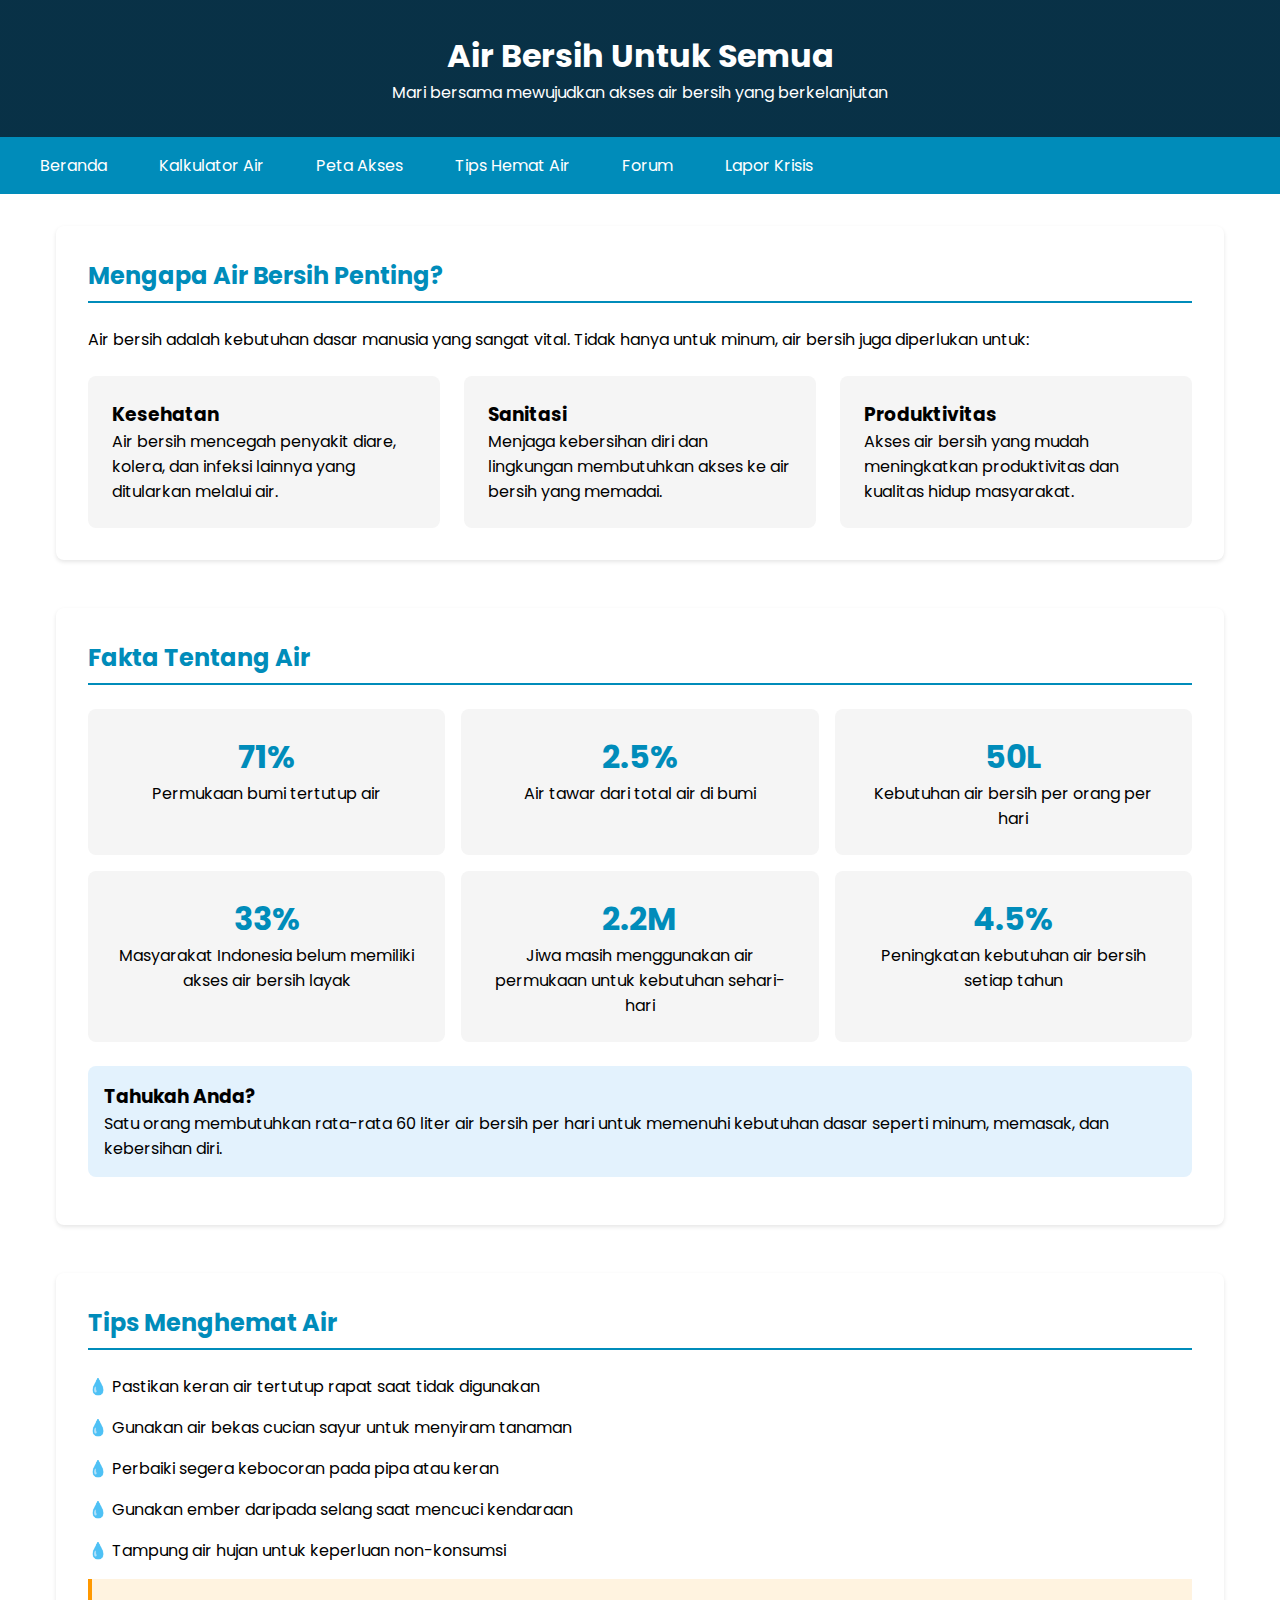
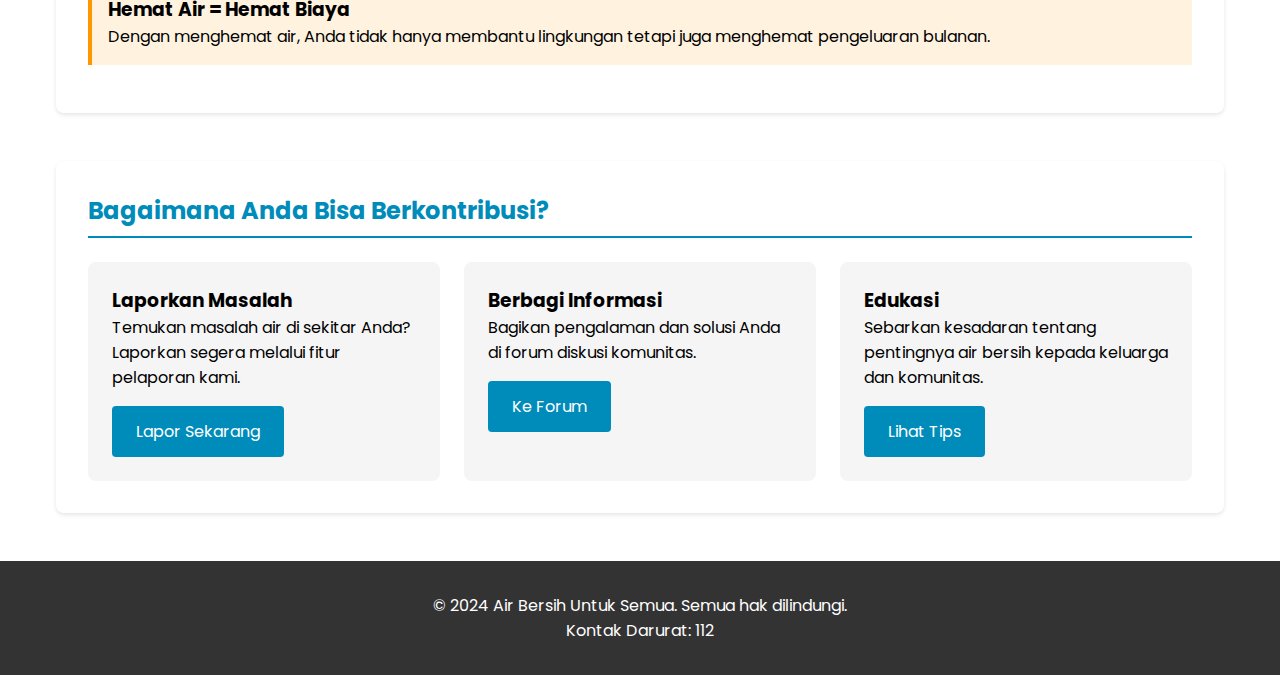
<file: src/HTML & JavaScript/index.html>
<!DOCTYPE html>
<html lang="id">
<head>
    <meta charset="UTF-8">
    <meta name="viewport" content="width=device-width, initial-scale=1.0">
    <title>Air Bersih Untuk Semua - Edukasi & Informasi</title>
    <link href="https://fonts.googleapis.com/css2?family=Poppins:wght@300;400;500;600&display=swap" rel="stylesheet">
    <link rel="stylesheet" href="../CSS/stylesheet.css">
</head>
<body>
    <header class="header">
        <h1>Air Bersih Untuk Semua</h1>
        <p>Mari bersama mewujudkan akses air bersih yang berkelanjutan</p>
    </header>

    <nav class="nav">
        <a href="index.html">Beranda</a>
        <a href="kalkulator.html">Kalkulator Air</a>
        <a href="peta.html">Peta Akses</a>
        <a href="tips.html">Tips Hemat Air</a>
        <a href="forum.html">Forum</a>
        <a href="lapor.html">Lapor Krisis</a>
    </nav>

    <div class="main-content">
        <section class="section">
            <h2 class="section-title">Mengapa Air Bersih Penting?</h2>
            <p>Air bersih adalah kebutuhan dasar manusia yang sangat vital. Tidak hanya untuk minum, air bersih juga diperlukan untuk:</p>
            <div class="card-container">
                <div class="card">
                    <h3>Kesehatan</h3>
                    <p>Air bersih mencegah penyakit diare, kolera, dan infeksi lainnya yang ditularkan melalui air.</p>
                </div>
                <div class="card">
                    <h3>Sanitasi</h3>
                    <p>Menjaga kebersihan diri dan lingkungan membutuhkan akses ke air bersih yang memadai.</p>
                </div>
                <div class="card">
                    <h3>Produktivitas</h3>
                    <p>Akses air bersih yang mudah meningkatkan produktivitas dan kualitas hidup masyarakat.</p>
                </div>
            </div>
        </section>

        <section class="section">
            <h2 class="section-title">Fakta Tentang Air</h2>
            <div class="stat-grid">
                <div class="stat-item">
                    <div class="stat-number">71%</div>
                    <p>Permukaan bumi tertutup air</p>
                </div>
                <div class="stat-item">
                    <div class="stat-number">2.5%</div>
                    <p>Air tawar dari total air di bumi</p>
                </div>
                <div class="stat-item">
                    <div class="stat-number">50L</div>
                    <p>Kebutuhan air bersih per orang per hari</p>
                </div>
                <div class="stat-item">
                    <div class="stat-number">33%</div>
                    <p>Masyarakat Indonesia belum memiliki akses air bersih layak</p>
                </div>
                <div class="stat-item">
                    <div class="stat-number">2.2M</div>
                    <p>Jiwa masih menggunakan air permukaan untuk kebutuhan sehari-hari</p>
                </div>
                <div class="stat-item">
                    <div class="stat-number">4.5%</div>
                    <p>Peningkatan kebutuhan air bersih setiap tahun</p>
                </div>
            </div>

            <div class="fact-box">
                <h3>Tahukah Anda?</h3>
                <p>Satu orang membutuhkan rata-rata 60 liter air bersih per hari untuk memenuhi kebutuhan dasar seperti minum, memasak, dan kebersihan diri.</p>
            </div>
        </section>

        <section class="section">
            <h2 class="section-title">Tips Menghemat Air</h2>
            <ul class="tips-list">
                <li>Pastikan keran air tertutup rapat saat tidak digunakan</li>
                <li>Gunakan air bekas cucian sayur untuk menyiram tanaman</li>
                <li>Perbaiki segera kebocoran pada pipa atau keran</li>
                <li>Gunakan ember daripada selang saat mencuci kendaraan</li>
                <li>Tampung air hujan untuk keperluan non-konsumsi</li>
            </ul>

            <div class="highlight">
                <h3>Hemat Air = Hemat Biaya</h3>
                <p>Dengan menghemat air, Anda tidak hanya membantu lingkungan tetapi juga menghemat pengeluaran bulanan.</p>
            </div>
        </section>

        <section class="section">
            <h2 class="section-title">Bagaimana Anda Bisa Berkontribusi?</h2>
            <div class="card-container">
                <div class="card">
                    <h3>Laporkan Masalah</h3>
                    <p>Temukan masalah air di sekitar Anda? Laporkan segera melalui fitur pelaporan kami.</p>
                    <a href="lapor.html" class="action-button">Lapor Sekarang</a>
                </div>
                <div class="card">
                    <h3>Berbagi Informasi</h3>
                    <p>Bagikan pengalaman dan solusi Anda di forum diskusi komunitas.</p>
                    <a href="forum.html" class="action-button">Ke Forum</a>
                </div>
                <div class="card">
                    <h3>Edukasi</h3>
                    <p>Sebarkan kesadaran tentang pentingnya air bersih kepada keluarga dan komunitas.</p>
                    <a href="tips.html" class="action-button">Lihat Tips</a>
                </div>
            </div>
        </section>
    </div>

    <footer>
        <p>© 2024 Air Bersih Untuk Semua. Semua hak dilindungi.</p>
        <p>Kontak Darurat: 112</p>
    </footer>
</body>
</html>
<!-- tes -->
</file>
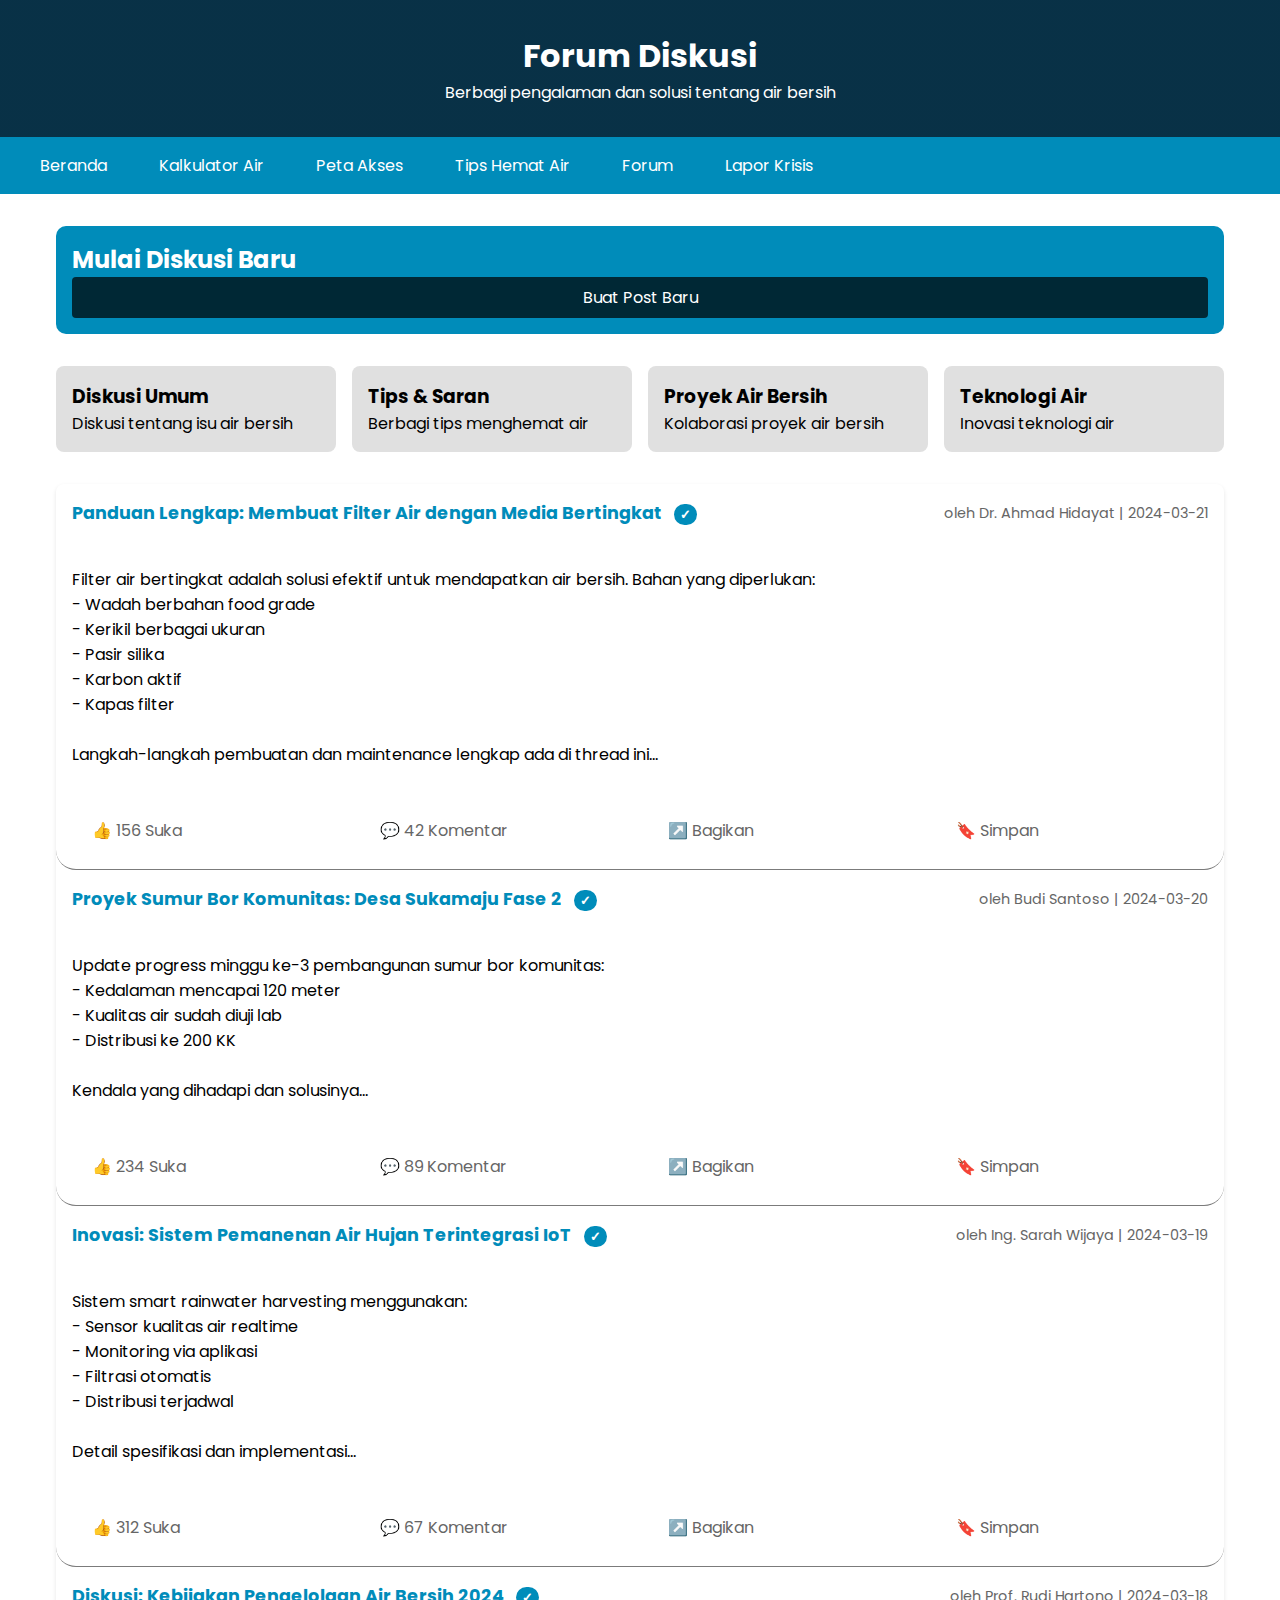
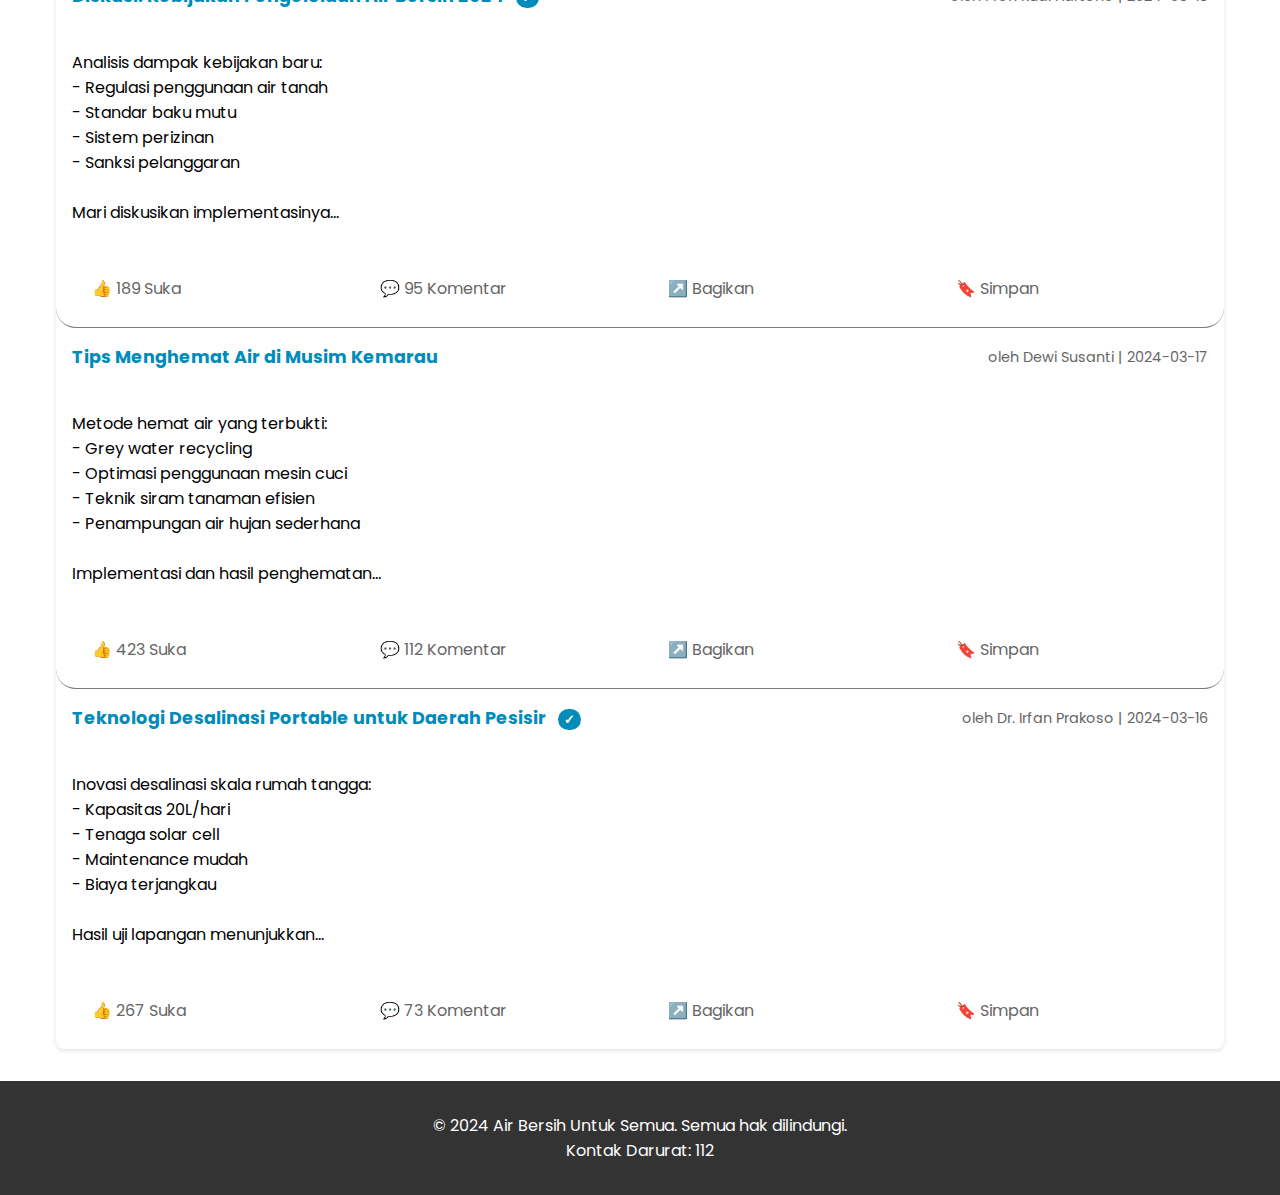
<file: src/HTML & JavaScript/forum.html>
<!DOCTYPE html>
<html lang="id">
<head>
    <meta charset="UTF-8">
    <meta name="viewport" content="width=device-width, initial-scale=1.0">
    <title>Forum Diskusi - Air Bersih Untuk Semua</title>
    <link href="https://fonts.googleapis.com/css2?family=Poppins:wght@300;400;500;600&display=swap" rel="stylesheet">
    <link rel="stylesheet" href="../CSS/stylesheet.css">
</head>
<body>
    <header class="header">
        <h1>Forum Diskusi</h1>
        <p>Berbagi pengalaman dan solusi tentang air bersih</p>
    </header>

    <nav class="nav">
        <a href="index.html">Beranda</a>
        <a href="kalkulator.html">Kalkulator Air</a>
        <a href="peta.html">Peta Akses</a>
        <a href="tips.html">Tips Hemat Air</a>
        <a href="forum.html">Forum</a>
        <a href="lapor.html">Lapor Krisis</a>
    </nav>

    <div class="forum-container">
        <div class="create-post">
            <h2>Mulai Diskusi Baru</h2>
            <button class="button" onclick="togglePostForm()">Buat Post Baru</button>
            
            <div class="post-form" id="postForm">
                <div class="form-group">
                    <label>Kategori</label>
                    <select required>
                        <option value="">Pilih Kategori</option>
                        <option value="diskusi">Diskusi Umum</option>
                        <option value="tips">Tips & Saran</option>
                        <option value="proyek">Proyek Air Bersih</option>
                        <option value="teknologi">Teknologi Air</option>
                    </select>
                </div>
                <div class="form-group">
                    <label>Judul</label>
                    <input type="text" required placeholder="Judul diskusi Anda">
                </div>
                <div class="form-group">
                    <label>Isi Diskusi</label>
                    <textarea rows="4" required placeholder="Tulis isi diskusi Anda di sini"></textarea>
                </div>
                <button class="button" onclick="submitPost()">Kirim</button>
            </div>
        </div>

        <div class="forum-categories">
            <div class="category" onclick="filterPosts('diskusi')">
                <h3>Diskusi Umum</h3>
                <p>Diskusi tentang isu air bersih</p>
            </div>
            <div class="category" onclick="filterPosts('tips')">
                <h3>Tips & Saran</h3>
                <p>Berbagi tips menghemat air</p>
            </div>
            <div class="category" onclick="filterPosts('proyek')">
                <h3>Proyek Air Bersih</h3>
                <p>Kolaborasi proyek air bersih</p>
            </div>
            <div class="category" onclick="filterPosts('teknologi')">
                <h3>Teknologi Air</h3>
                <p>Inovasi teknologi air</p>
            </div>
        </div>

        <div class="post-list" id="postList">
        </div>
    </div>

    <footer>
        <p>© 2024 Air Bersih Untuk Semua. Semua hak dilindungi.</p>
        <p>Kontak Darurat: 112</p>
    </footer>

<script>
    function loadPosts(category = 'all') {
        const posts = [
            {
                title: "Panduan Lengkap: Membuat Filter Air dengan Media Bertingkat",
                author: "Dr. Ahmad Hidayat",
                date: "2024-03-21",
                category: "tips",
                content: `Filter air bertingkat adalah solusi efektif untuk mendapatkan air bersih. Bahan yang diperlukan:
                    - Wadah berbahan food grade
                    - Kerikil berbagai ukuran
                    - Pasir silika
                    - Karbon aktif
                    - Kapas filter
                    
                    Langkah-langkah pembuatan dan maintenance lengkap ada di thread ini...`,
                likes: 156,
                comments: 42,
                verified: true
            },
            {
                title: "Proyek Sumur Bor Komunitas: Desa Sukamaju Fase 2",
                author: "Budi Santoso",
                date: "2024-03-20",
                category: "proyek",
                content: `Update progress minggu ke-3 pembangunan sumur bor komunitas:
                    - Kedalaman mencapai 120 meter
                    - Kualitas air sudah diuji lab
                    - Distribusi ke 200 KK
                    
                    Kendala yang dihadapi dan solusinya...`,
                likes: 234,
                comments: 89,
                verified: true
            },
            {
                title: "Inovasi: Sistem Pemanenan Air Hujan Terintegrasi IoT",
                author: "Ing. Sarah Wijaya",
                date: "2024-03-19",
                category: "teknologi",
                content: `Sistem smart rainwater harvesting menggunakan:
                    - Sensor kualitas air realtime
                    - Monitoring via aplikasi
                    - Filtrasi otomatis
                    - Distribusi terjadwal
                    
                    Detail spesifikasi dan implementasi...`,
                likes: 312,
                comments: 67,
                verified: true
            },
            {
                title: "Diskusi: Kebijakan Pengelolaan Air Bersih 2024",
                author: "Prof. Rudi Hartono",
                date: "2024-03-18",
                category: "diskusi",
                content: `Analisis dampak kebijakan baru:
                    - Regulasi penggunaan air tanah
                    - Standar baku mutu
                    - Sistem perizinan
                    - Sanksi pelanggaran
                    
                    Mari diskusikan implementasinya...`,
                likes: 189,
                comments: 95,
                verified: true
            },
            {
                title: "Tips Menghemat Air di Musim Kemarau",
                author: "Dewi Susanti",
                date: "2024-03-17",
                category: "tips",
                content: `Metode hemat air yang terbukti:
                    - Grey water recycling
                    - Optimasi penggunaan mesin cuci
                    - Teknik siram tanaman efisien
                    - Penampungan air hujan sederhana
                    
                    Implementasi dan hasil penghematan...`,
                likes: 423,
                comments: 112,
                verified: false
            },
            {
                title: "Teknologi Desalinasi Portable untuk Daerah Pesisir",
                author: "Dr. Irfan Prakoso",
                date: "2024-03-16",
                category: "teknologi",
                content: `Inovasi desalinasi skala rumah tangga:
                    - Kapasitas 20L/hari
                    - Tenaga solar cell
                    - Maintenance mudah
                    - Biaya terjangkau
                    
                    Hasil uji lapangan menunjukkan...`,
                likes: 267,
                comments: 73,
                verified: true
            }
        ];

        const postList = document.getElementById('postList');
        postList.innerHTML = '';

        posts
            .filter(post => category === 'all' || post.category === category)
            .forEach(post => {
                postList.innerHTML += `
                    <div class="post">
                        <div class="post-header">
                            <h3 class="post-title">
                                ${post.title}
                                ${post.verified ? '<span class="verified-badge">✓</span>' : ''}
                            </h3>
                            <div class="post-meta">
                                oleh ${post.author} | ${post.date}
                            </div>
                        </div>
                        <div class="post-content">
                            <p>${post.content}</p>
                        </div>
                        <div class="interactions">
                            <button class="interaction-button like-button">
                                👍 ${post.likes} Suka
                            </button>
                            <button class="interaction-button comment-button">
                                💬 ${post.comments} Komentar
                            </button>
                            <button class="interaction-button share-button">
                                ↗️ Bagikan
                            </button>
                            <button class="interaction-button save-button">
                                🔖 Simpan
                            </button>
                        </div>
                    </div>
                `;
            });
    }

    function handleInteraction(type, postId) {
        switch(type) {
            case 'like':
                break;
            case 'comment':
                break;
            case 'share':
                break;
            case 'save':
                break;
        }
    }

    const style = document.createElement('style');
    style.textContent = `
        .verified-badge {
            background: #008CBA;
            color: white;
            padding: 2px 6px;
            border-radius: 12px;
            font-size: 0.8rem;
            margin-left: 8px;
        }

        .post-content {
            white-space: pre-line;
            margin: 1rem 0;
        }

        .like-button:hover { color: #e41e3f; }
        .comment-button:hover { color: #008CBA; }
        .share-button:hover { color: #4CAF50; }
        .save-button:hover { color: #ff9800; }
    `;
    document.head.appendChild(style);

    loadPosts();
</script>
</body>
</html>
</file>
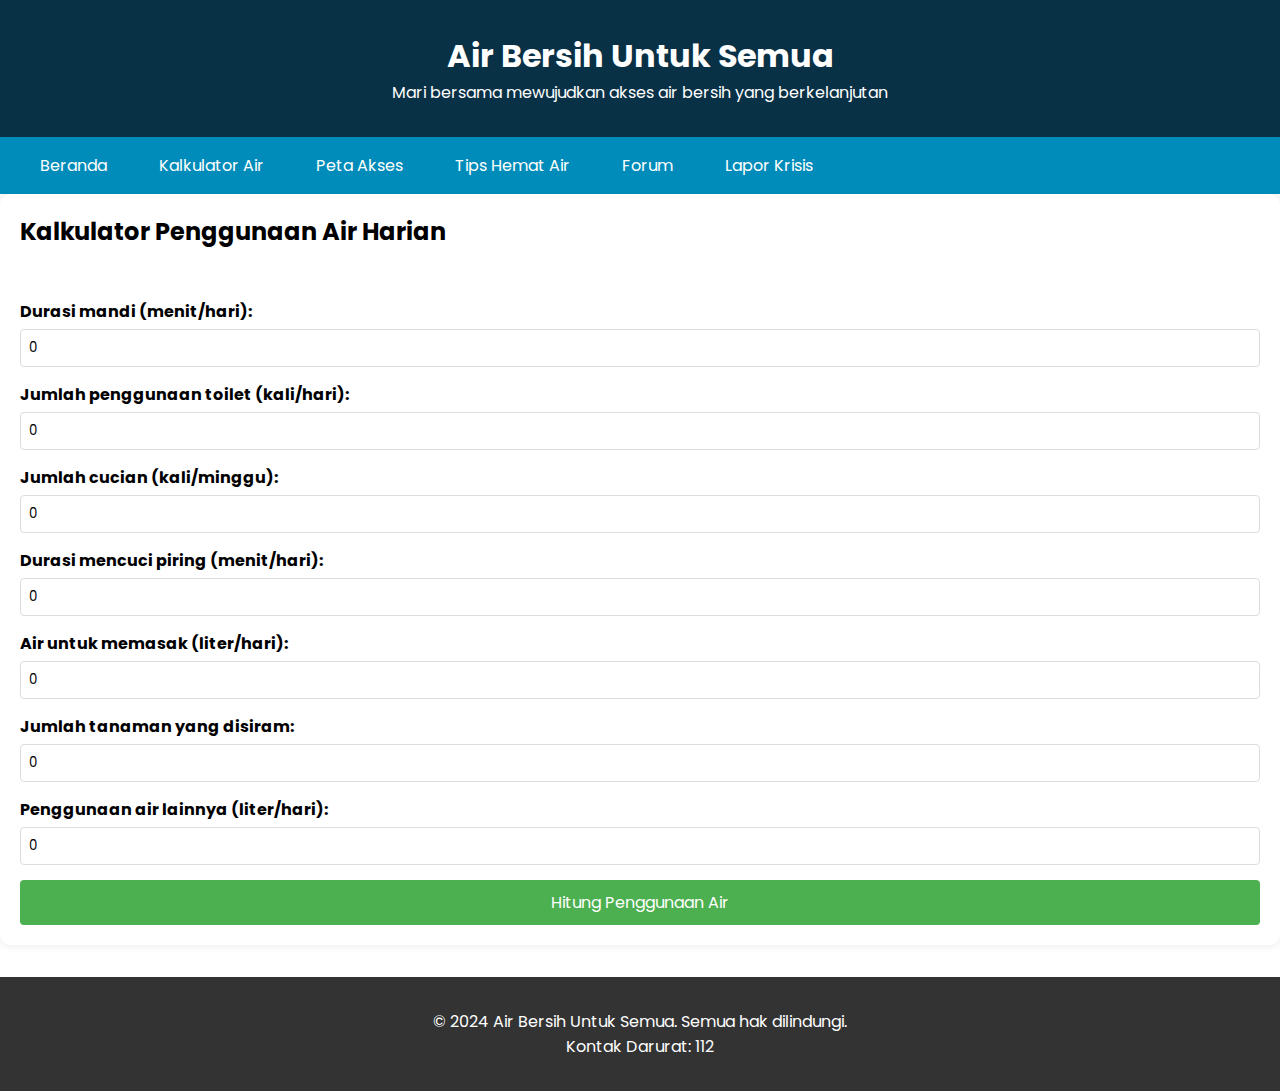
<file: src/HTML & JavaScript/kalkulator.html>
<!DOCTYPE html>
<html lang="id">
<head>
    <meta charset="UTF-8">
    <meta name="viewport" content="width=device-width, initial-scale=1.0">
    <title>Kalkulator Penggunaan Air - Air Bersih Untuk Semua</title>
    <link href="https://fonts.googleapis.com/css2?family=Poppins:wght@300;400;500;600&display=swap" rel="stylesheet">
    <link rel="stylesheet" href="../CSS/stylesheet.css">
</head>
<body>
    <header class="header">
        <h1>Air Bersih Untuk Semua</h1>
        <p>Mari bersama mewujudkan akses air bersih yang berkelanjutan</p>
    </header>

    <nav class="nav">
        <a href="index.html">Beranda</a>
        <a href="kalkulator.html">Kalkulator Air</a>
        <a href="peta.html">Peta Akses</a>
        <a href="tips.html">Tips Hemat Air</a>
        <a href="forum.html">Forum</a>
        <a href="lapor.html">Lapor Krisis</a>
    </nav>
    
    <div class="calculator">
        <h2>Kalkulator Penggunaan Air Harian</h2>
        <br></br>
        
        <div class="input-group">
            <label for="shower">Durasi mandi (menit/hari):</label>
            <input type="number" id="shower" min="0" value="0">
        </div>

        <div class="input-group">
            <label for="toilet">Jumlah penggunaan toilet (kali/hari):</label>
            <input type="number" id="toilet" min="0" value="0">
        </div>

        <div class="input-group">
            <label for="laundry">Jumlah cucian (kali/minggu):</label>
            <input type="number" id="laundry" min="0" value="0">
        </div>

        <div class="input-group">
            <label for="dishes">Durasi mencuci piring (menit/hari):</label>
            <input type="number" id="dishes" min="0" value="0">
        </div>

        <div class="input-group">
            <label for="cooking">Air untuk memasak (liter/hari):</label>
            <input type="number" id="cooking" min="0" value="0">
        </div>

        <div class="input-group">
            <label for="plants">Jumlah tanaman yang disiram:</label>
            <input type="number" id="plants" min="0" value="0">
        </div>

        <div class="input-group">
            <label for="other">Penggunaan air lainnya (liter/hari):</label>
            <input type="number" id="other" min="0" value="0">
        </div>

        <button onclick="calculateWaterUsage()">Hitung Penggunaan Air</button>

        <div id="result" class="result" style="display:none;"></div>
        <div id="tips" class="tips" style="display:none;"></div>
    </div>
    
    <footer>
        <p>© 2024 Air Bersih Untuk Semua. Semua hak dilindungi.</p>
        <p>Kontak Darurat: 112</p>
    </footer>

    <script>
        function calculateWaterUsage() {
            // Mengambil nilai input
            const shower = document.getElementById('shower').value * 9; // 9L per menit
            const toilet = document.getElementById('toilet').value * 9; // 9L per flush
            const laundry = (document.getElementById('laundry').value * 75) / 7; // 75L per cuci, dibagi 7 untuk per hari
            const dishes = document.getElementById('dishes').value * 12; // 12L per menit
            const cooking = Number(document.getElementById('cooking').value);
            const plants = document.getElementById('plants').value * 2; // 2L per tanaman
            const other = Number(document.getElementById('other').value);

            // Menghitung total
            const total = shower + toilet + laundry + dishes + cooking + plants + other;

            // Menentukan kategori
            let category, color, tips;
            if (total <= 100) {
                category = "Rendah";
                color = "low";
                tips = [
                    "Pertahankan kebiasaan hemat air yang sudah baik!",
                    "Pertimbangkan untuk memasang penampung air hujan",
                    "Bagikan tips penghematan air kepada orang lain",
                    "Cek secara rutin kebocoran pipa untuk memastikan efisiensi tetap terjaga",
                    "Pertimbangkan untuk menggunakan teknologi smart water meter"
                ];
            } else if (total <= 150) {
                category = "Sedang";
                color = "medium";
                tips = [
                    "Kurangi durasi mandi 1-2 menit",
                    "Gunakan ember untuk mencuci kendaraan alih-alih selang air",
                    "Tampung air bekas cucian sayur untuk menyiram tanaman",
                    "Pastikan mesin cuci terisi penuh sebelum digunakan",
                    "Gunakan air bekas wudhu untuk menyiram tanaman"
                ];
            } else if (total <= 200) {
                category = "Tinggi";
                color = "high";
                tips = [
                    "Pasang alat penghemat air pada keran dan shower",
                    "Ganti toilet dengan model dual flush yang lebih hemat",
                    "Perbaiki segera kebocoran sekecil apapun",
                    "Gunakan timba untuk mandi alih-alih shower",
                    "Cuci mobil di tempat cucian mobil yang mendaur ulang air"
                ];
            } else {
                category = "Sangat Tinggi";
                color = "very-high";
                tips = [
                    "Lakukan audit penggunaan air secara menyeluruh",
                    "Ganti semua peralatan air dengan model hemat air",
                    "Terapkan sistem daur ulang air gray water",
                    "Kurangi frekuensi mencuci kendaraan",
                    "Pertimbangkan untuk memasang sistem irigasi tetes untuk tanaman"
                ];
            }

            // Menampilkan hasil
            const resultDiv = document.getElementById('result');
            resultDiv.className = `result ${color}`;
            resultDiv.style.display = 'block';
            resultDiv.innerHTML = `
                <h3>Hasil Perhitungan:</h3>
                <p>Total penggunaan air: ${total.toFixed(1)} liter per hari</p>
                <p>Kategori: ${category}</p>
            `;

            // Menampilkan tips
            const tipsDiv = document.getElementById('tips');
            tipsDiv.style.display = 'block';
            tipsDiv.innerHTML = `
                <h3>Tips Penghematan Air:</h3>
                <ul>
                    ${tips.map(tip => `<li>${tip}</li>`).join('')}
                </ul>
            `;
        }
    </script>
</body>
</html>
</file>
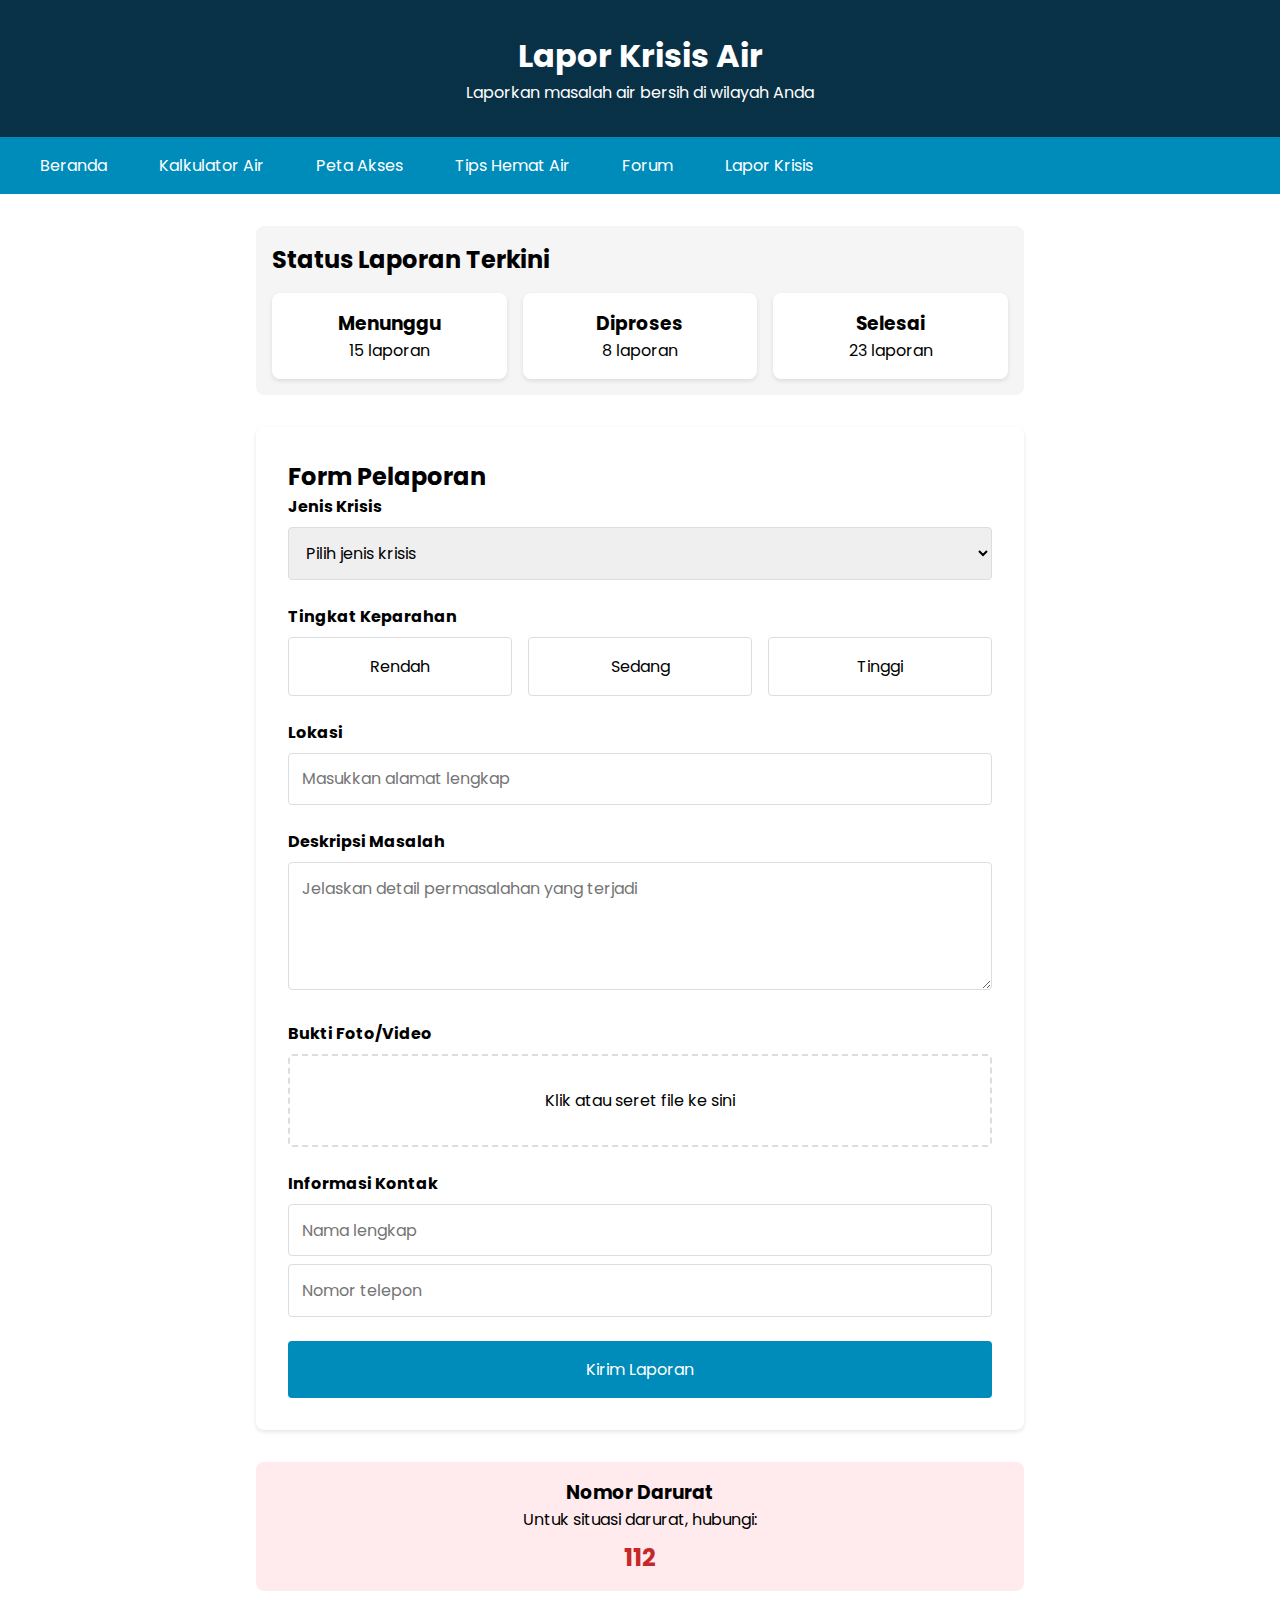
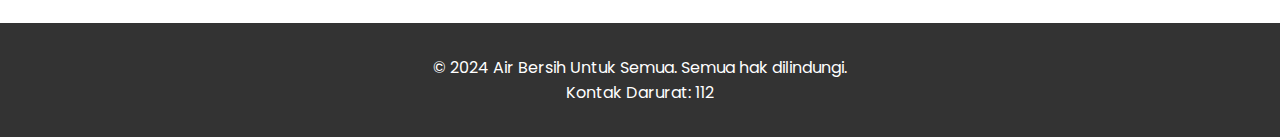
<file: src/HTML & JavaScript/lapor.html>
<!DOCTYPE html>
<html lang="id">
<head>
    <meta charset="UTF-8">
    <meta name="viewport" content="width=device-width, initial-scale=1.0">
    <title>Lapor Krisis Air - Air Bersih Untuk Semua</title>
    <link href="https://fonts.googleapis.com/css2?family=Poppins:wght@300;400;500;600&display=swap" rel="stylesheet">
    <link rel="stylesheet" href="../CSS/lapor.css">
</head>
<body>
    <header class="header">
        <h1>Lapor Krisis Air</h1>
        <p>Laporkan masalah air bersih di wilayah Anda</p>
    </header>

    <nav class="nav">
        <a href="index.html">Beranda</a>
        <a href="kalkulator.html">Kalkulator Air</a>
        <a href="peta.html">Peta Akses</a>
        <a href="tips.html">Tips Hemat Air</a>
        <a href="forum.html">Forum</a>
        <a href="lapor.html">Lapor Krisis</a>
    </nav>

    <div class="report-container">
        <div class="report-status">
            <h2>Status Laporan Terkini</h2>
            <div class="status-list">
                <div class="status-item">
                    <h3>Menunggu</h3>
                    <p>15 laporan</p>
                </div>
                <div class="status-item">
                    <h3>Diproses</h3>
                    <p>8 laporan</p>
                </div>
                <div class="status-item">
                    <h3>Selesai</h3>
                    <p>23 laporan</p>
                </div>
            </div>
        </div>

        <div class="report-form">
            <h2>Form Pelaporan</h2>
            <form id="crisisForm" onsubmit="submitReport(event)">
                <div class="form-group">
                    <label>Jenis Krisis</label>
                    <select required>
                        <option value="">Pilih jenis krisis</option>
                        <option value="kekeringan">Kekeringan</option>
                        <option value="pencemaran">Pencemaran Air</option>
                        <option value="distribusi">Masalah Distribusi</option>
                        <option value="infrastruktur">Kerusakan Infrastruktur</option>
                    </select>
                </div>

                <div class="form-group">
                    <label>Tingkat Keparahan</label>
                    <div class="severity-options">
                        <div class="severity-option" onclick="selectSeverity(this, 'rendah')">
                            Rendah
                        </div>
                        <div class="severity-option" onclick="selectSeverity(this, 'sedang')">
                            Sedang
                        </div>
                        <div class="severity-option" onclick="selectSeverity(this, 'tinggi')">
                            Tinggi
                        </div>
                    </div>
                </div>

                <div class="form-group">
                    <label>Lokasi</label>
                    <input type="text" required placeholder="Masukkan alamat lengkap">
                </div>

                <div class="form-group">
                    <label>Deskripsi Masalah</label>
                    <textarea rows="4" required placeholder="Jelaskan detail permasalahan yang terjadi"></textarea>
                </div>

                <div class="form-group">
                    <label>Bukti Foto/Video</label>
                    <div class="upload-area" onclick="document.getElementById('fileInput').click()">
                        <p>Klik atau seret file ke sini</p>
                        <input type="file" id="fileInput" style="display: none" accept="image/*,video/*" multiple>
                    </div>
                </div>

                <div class="form-group">
                    <label>Informasi Kontak</label>
                    <input type="text" required placeholder="Nama lengkap">
                    <input type="tel" required placeholder="Nomor telepon" style="margin-top: 0.5rem">
                </div>

                <button type="submit" class="button">Kirim Laporan</button>
            </form>
        </div>

        <div class="emergency-contact">
            <h3>Nomor Darurat</h3>
            <p>Untuk situasi darurat, hubungi:</p>
            <div class="emergency-number">112</div>
        </div>
    </div>

    <footer>
        <p>© 2024 Air Bersih Untuk Semua. Semua hak dilindungi.</p>
        <p>Kontak Darurat: 112</p>
    </footer>

    <script>
        function selectSeverity(element, level) {
            // Hapus semua seleksi yang ada
            document.querySelectorAll('.severity-option').forEach(opt => {
                opt.classList.remove('selected');
            });
            // Tambah seleksi pada opsi yang dipilih
            element.classList.add('selected');
        }

        function submitReport(event) {
            event.preventDefault();
            // Implementasi pengiriman laporan
            alert('Terima kasih atas laporan Anda. Tim kami akan segera menindaklanjuti.');
            // Reset form
            event.target.reset();
            document.querySelectorAll('.severity-option').forEach(opt => {
                opt.classList.remove('selected');
            });
        }

        // Implementasi drag and drop untuk upload file
        const uploadArea = document.querySelector('.upload-area');

        uploadArea.addEventListener('dragover', (e) => {
            e.preventDefault();
            uploadArea.style.borderColor = '#008CBA';
        });

        uploadArea.addEventListener('dragleave', () => {
            uploadArea.style.borderColor = '#ddd';
        });

        uploadArea.addEventListener('drop', (e) => {
            e.preventDefault();
            uploadArea.style.borderColor = '#ddd';
            const files = e.dataTransfer.files;
            handleFiles(files);
        });

        function handleFiles(files) {
            // Implementasi penanganan file
            const fileList = Array.from(files).map(file => file.name);
            alert(`File yang dipilih: ${fileList.join(', ')}`);
        }
    </script>
</body>
</html>
</file>
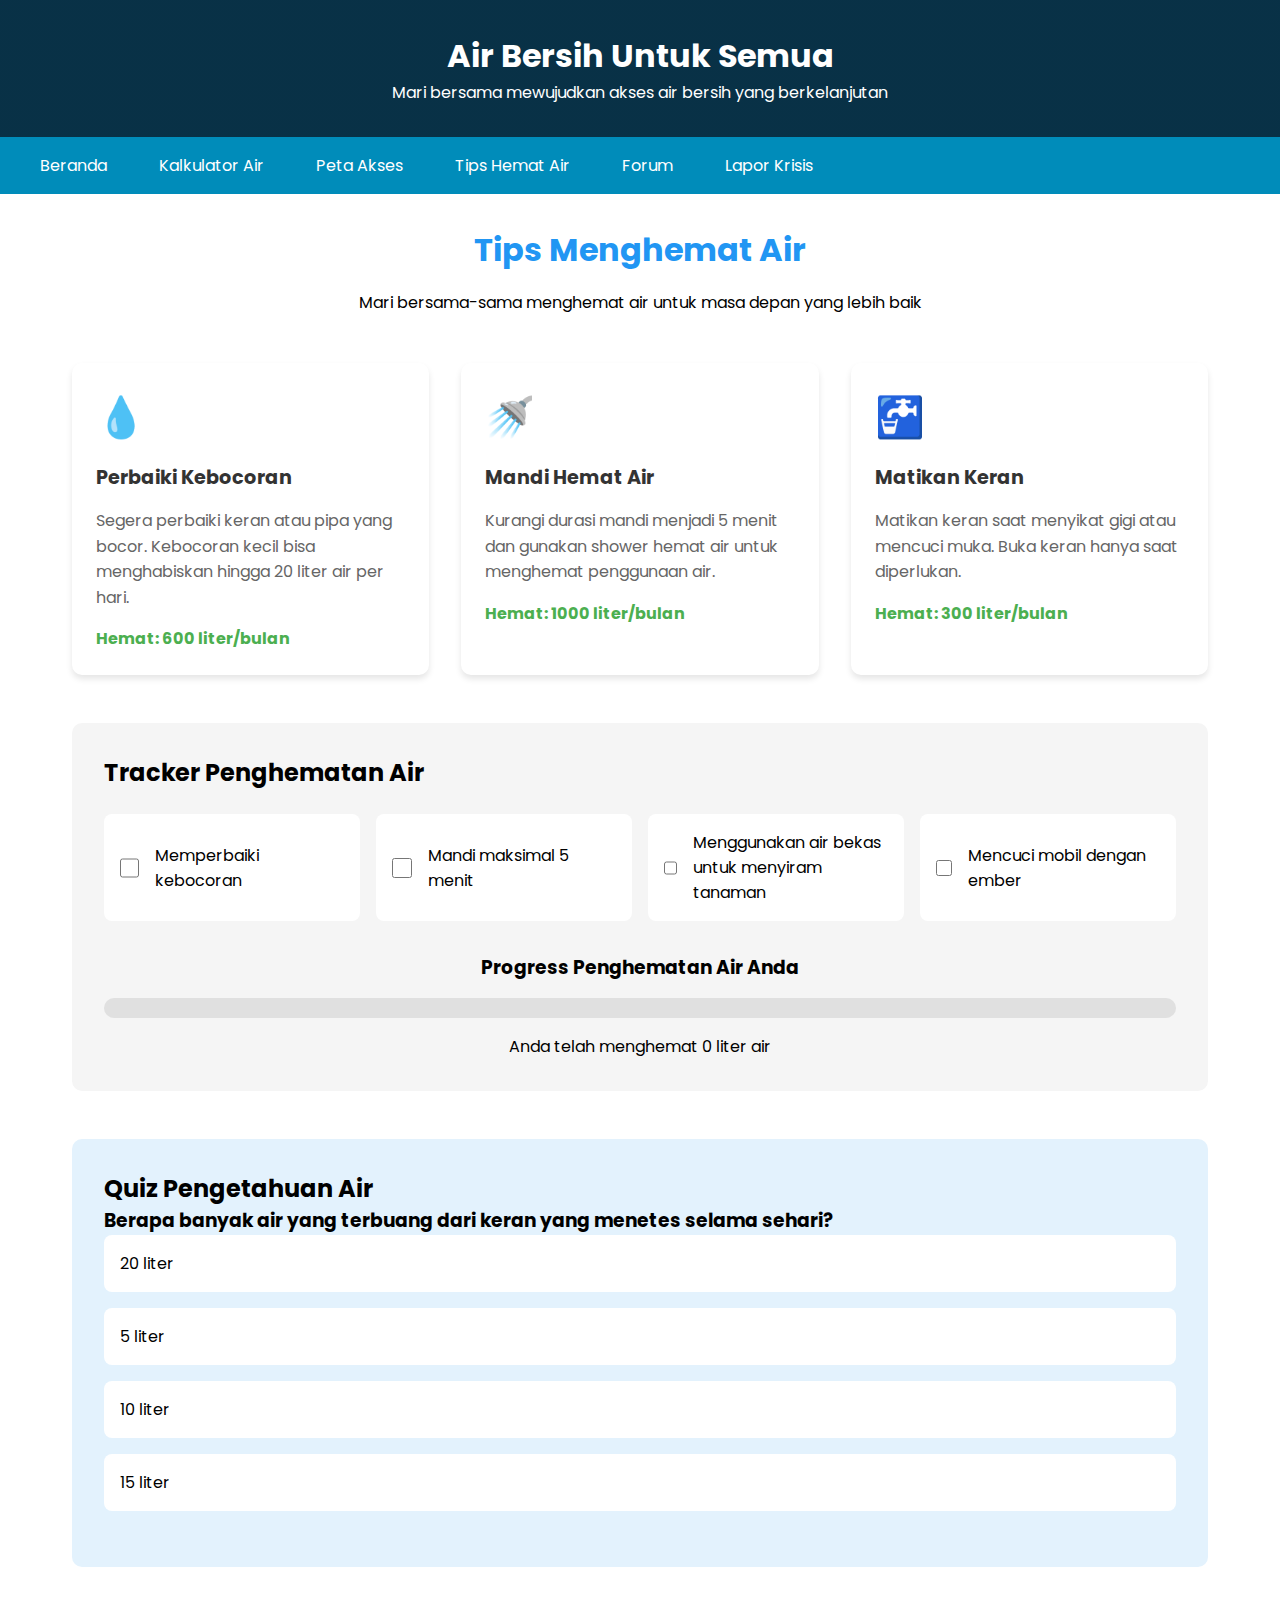
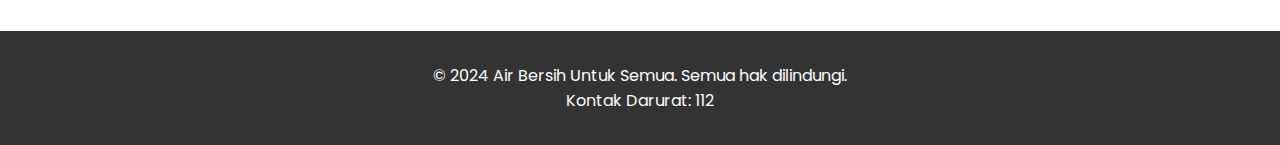
<file: src/HTML & JavaScript/tips.html>
<!DOCTYPE html>
<html lang="id">
<head>
    <meta charset="UTF-8">
    <meta name="viewport" content="width=device-width, initial-scale=1.0">
    <title>Tips Menghemat Air - Air Bersih Untuk Semua</title>
    <link href="https://fonts.googleapis.com/css2?family=Poppins:wght@300;400;500;600&display=swap" rel="stylesheet">
    <link rel="stylesheet" href="../CSS/tips.css">
</head>
<body>
    <header class="headerAtas">
        <h1 id="head">Air Bersih Untuk Semua</h1>
        <p>Mari bersama mewujudkan akses air bersih yang berkelanjutan</p>
    </header>

    <nav class="nav">
        <a href="index.html">Beranda</a>
        <a href="kalkulator.html">Kalkulator Air</a>
        <a href="peta.html">Peta Akses</a>
        <a href="tips.html">Tips Hemat Air</a>
        <a href="forum.html">Forum</a>
        <a href="lapor.html">Lapor Krisis</a>
    </nav>

    <div class="container">
        <div class="header">
            <h1>Tips Menghemat Air</h1>
            <p>Mari bersama-sama menghemat air untuk masa depan yang lebih baik</p>
        </div>

        <div class="tips-grid">
            <div class="tip-card">
                <div class="tip-icon">💧</div>
                <h3 class="tip-title">Perbaiki Kebocoran</h3>
                <p class="tip-description">Segera perbaiki keran atau pipa yang bocor. Kebocoran kecil bisa menghabiskan hingga 20 liter air per hari.</p>
                <p class="savings">Hemat: 600 liter/bulan</p>
            </div>

            <div class="tip-card">
                <div class="tip-icon">🚿</div>
                <h3 class="tip-title">Mandi Hemat Air</h3>
                <p class="tip-description">Kurangi durasi mandi menjadi 5 menit dan gunakan shower hemat air untuk menghemat penggunaan air.</p>
                <p class="savings">Hemat: 1000 liter/bulan</p>
            </div>

            <div class="tip-card">
                <div class="tip-icon">🚰</div>
                <h3 class="tip-title">Matikan Keran</h3>
                <p class="tip-description">Matikan keran saat menyikat gigi atau mencuci muka. Buka keran hanya saat diperlukan.</p>
                <p class="savings">Hemat: 300 liter/bulan</p>
            </div>
        </div>

        <div class="tracker">
            <h2>Tracker Penghematan Air</h2>
            <div class="checklist">
                <div class="checklist-item">
                    <input type="checkbox" id="check1">
                    <label for="check1">Memperbaiki kebocoran</label>
                </div>
                <div class="checklist-item">
                    <input type="checkbox" id="check2">
                    <label for="check2">Mandi maksimal 5 menit</label>
                </div>
                <div class="checklist-item">
                    <input type="checkbox" id="check3">
                    <label for="check3">Menggunakan air bekas untuk menyiram tanaman</label>
                </div>
                <div class="checklist-item">
                    <input type="checkbox" id="check4">
                    <label for="check4">Mencuci mobil dengan ember</label>
                </div>
            </div>

            <div class="progress-section">
                <h3>Progress Penghematan Air Anda</h3>
                <div class="progress-bar">
                    <div class="progress" id="progressBar"></div>
                </div>
                <p>Anda telah menghemat <span id="savedWater">0</span> liter air</p>
            </div>
        </div>

        <div class="quiz-section">
            <h2>Quiz Pengetahuan Air</h2>
            <div class="quiz-question">
                <h3>Berapa banyak air yang terbuang dari keran yang menetes selama sehari?</h3>
                <div class="quiz-options">
                    <div class="quiz-option" data-correct="true">20 liter</div>
                    <div class="quiz-option">5 liter</div>
                    <div class="quiz-option">10 liter</div>
                    <div class="quiz-option">15 liter</div>
                </div>
            </div>
        </div>
    </div>

    <footer>
        <p>© 2024 Air Bersih Untuk Semua. Semua hak dilindungi.</p>
        <p>Kontak Darurat: 112</p>
    </footer>

    <script>
        // Progress Tracker
        const checkboxes = document.querySelectorAll('input[type="checkbox"]');
        const progressBar = document.getElementById('progressBar');
        const savedWaterSpan = document.getElementById('savedWater');
        let savedWater = 0;

        checkboxes.forEach(checkbox => {
            checkbox.addEventListener('change', updateProgress);
        });

        function updateProgress() {
            const checkedCount = document.querySelectorAll('input[type="checkbox"]:checked').length;
            const progress = (checkedCount / checkboxes.length) * 100;
            progressBar.style.width = `${progress}%`;
            
            // Update saved water calculation (rough estimate)
            savedWater = checkedCount * 250; // 250 liter per activity
            savedWaterSpan.textContent = savedWater;
        }

        // Quiz
        const quizOptions = document.querySelectorAll('.quiz-option');

        quizOptions.forEach(option => {
            option.addEventListener('click', () => {
                // Reset all options
                quizOptions.forEach(opt => {
                    opt.classList.remove('correct', 'incorrect');
                });

                // Check if answer is correct
                if(option.dataset.correct === 'true') {
                    option.classList.add('correct');
                } else {
                    option.classList.add('incorrect');
                    // Show correct answer
                    quizOptions.forEach(opt => {
                        if(opt.dataset.correct === 'true') {
                            opt.classList.add('correct');
                        }
                    });
                }
            });
        });
    </script>
</body>
</html>
</file>
<file: src/CSS/stylesheet.css>
* {
            margin: 0;
            padding: 0;
            box-sizing: border-box;
            font-family: 'Poppins', sans-serif;
        }

        .action-button {
            display: inline-block;
            background: #008CBA;
            color: white;
            padding: 0.8rem 1.5rem;
            text-decoration: none;
            border-radius: 4px;
            margin-top: 1rem;
            transition: background 0.3s;
        }

        .action-button:hover {
            background: #006687;
        }

        button {
            background-color: #4CAF50;
            color: white;
            padding: 10px 20px;
            border: none;
            border-radius: 4px;
            cursor: pointer;
            width: 100%;
            font-size: 16px;
        }

        button:hover {
            background-color: #45a049;
        }

        .button {
            background: #002835;
            color: white;
            padding: 0.5rem 1rem;
            border: none;
            border-radius: 4px;
            cursor: pointer;
        }

        .button:hover {
            background: #00a9e1;
        }

        .calculator {
            background: white;
            padding: 20px;
            border-radius: 10px;
            box-shadow: 0 0 10px rgba(0,0,0,0.1);
        }

        .card-container {
            display: grid;
            grid-template-columns: repeat(auto-fit, minmax(280px, 1fr));
            gap: 1.5rem;
            margin-top: 1.5rem;
        }

        .card {
            background: #f5f5f5;
            padding: 1.5rem;
            border-radius: 8px;
            transition: transform 0.3s;
        }

        .card:hover {
            transform: translateY(-5px);
        }
        
        .category {
            background: #e0e0e0;
            padding: 1rem;
            border-radius: 8px;
            cursor: pointer;
            transition: background 0.3s;
        }

        .category:hover {
            background: #a5a5a5;
        }

        .create-post {
            background: #008CBA;
            color: white;
            padding: 1rem;
            border-radius: 10px;
            margin-bottom: 2rem;
        }

        .container {
            max-width: 1200px;
            margin: 0 auto;
            padding: 2rem;
        }

        .fact-box {
            background: #e3f2fd;
            padding: 1rem;
            border-radius: 8px;
            margin: 1rem 0;
        }

        .forum-container {
            max-width: 1200px;
            margin: 2rem auto;
            padding: 0 1rem;
        }

        .forum-categories {
            display: grid;
            grid-template-columns: repeat(auto-fit, minmax(250px, 1fr));
            gap: 1rem;
            margin-bottom: 2rem;
        }

        .form-group {
            margin-bottom: 1rem;
        }

        .form-group label {
            display: block;
            margin-bottom: 0.5rem;
            font-weight: bold;
        }

        .form-group input,
        .form-group textarea,
        .form-group select {
            width: 100%;
            padding: 0.5rem;
            border: 1px solid #ddd;
            border-radius: 4px;
        }

        footer {
            background: #333;
            color: white;
            padding: 2rem;
            text-align: center;
            margin-top: 2rem;
        }

        .highlight {
            background: #fff3e0;
            padding: 1rem;
            border-left: 4px solid #ff9800;
            margin: 1rem 0;
        }

        .header {
            background: linear-gradient(rgba(0,0,0,0.7), rgba(0,0,0,0.7)), url('data:image/svg+xml,<svg xmlns="http://www.w3.org/2000/svg" width="100" height="100"><rect width="100%" height="100%" fill="%231ca3ec"/></svg>');
            color: white;
            padding: 2rem;
            text-align: center;
        }

        .headerAtas {
            background: linear-gradient(rgba(0,0,0,0.7), rgba(0,0,0,0.7)), url('data:image/svg+xml,<svg xmlns="http://www.w3.org/2000/svg" width="100" height="100"><rect width="100%" height="100%" fill="%231ca3ec"/></svg>');
            color: white;
            padding: 2rem;
            text-align: center;
        }

        #head {
            color: white;

        }

        .input-group {
            margin-bottom: 15px;
        }

        input[type="number"] {
            width: 100%;
            padding: 8px;
            border: 1px solid #ddd;
            border-radius: 4px;
            box-sizing: border-box;
        }

        .interactions {
            display: flex;
            gap: 1rem;
            margin-top: 0.5rem;
        }

        .interaction-button {
            background: none;
            border: none;
            color: #666;
            cursor: pointer;
            display: flex;
            align-items: center;
            gap: 0.3rem;
        }

        label {
            display: block;
            margin-bottom: 5px;
            font-weight: bold;
        }

        .main-content {
            max-width: 1200px;
            margin: 2rem auto;
            padding: 0 1rem;
        }

        .nav {
            background: #008CBA;
            padding: 1rem;
            position: sticky;
            top: 0;
            z-index: 100;
        }

        .nav a {
            color: white;
            text-decoration: none;
            padding: 0.5rem 1rem;
            border-radius: 4px;
            margin: 0 0.5rem;
            transition: background 0.3s;
        }

        .nav a:hover {
            background: rgba(255,255,255,0.2);
        }

        .post-list {
            background: white;
            border-radius: 8px;
            box-shadow: 0 2px 4px rgba(0,0,0,0.1);
        }

        .post {
            padding: 1rem;
            border-bottom: 1px solid #7b7b7b;
            border-radius: 20px;
        }

        .post:last-child {
            border-bottom: none;
        }

        .post-header {
            display: flex;
            justify-content: space-between;
            align-items: center;
            margin-bottom: 0.5rem;
        }

        .post-title {
            font-size: 1.1rem;
            color: #008CBA;
        }

        .post-meta {
            font-size: 0.9rem;
            color: #666;
        }

        .post-form {
            display: none;
            background: white;
            padding: 1rem;
            border-radius: 10px;
            margin-top: 1rem;
        }

        .result {
            margin-top: 20px;
            padding: 15px;
            border-radius: 4px;
        }

        .low { background-color: #90EE90; }
        .medium { background-color: #FFD700; }
        .high { background-color: #FFA07A; }
        .very-high { background-color: #FF6B6B; }
        
        .report-container {
            max-width: 800px;
            margin: 2rem auto;
            padding: 0 1rem;
        }

        .report-form {
            background: white;
            padding: 2rem;
            border-radius: 8px;
            box-shadow: 0 2px 4px rgba(0,0,0,0.1);
        }

        .report-status {
            background: #f5f5f5;
            padding: 1rem;
            border-radius: 8px;
            margin-bottom: 2rem;
        }

        .status-list {
            display: grid;
            grid-template-columns: repeat(auto-fit, minmax(200px, 1fr));
            gap: 1rem;
            margin-top: 1rem;
        }

        .status-item {
            background: white;
            padding: 1rem;
            border-radius: 8px;
            text-align: center;
            box-shadow: 0 2px 4px rgba(0,0,0,0.1);
        }

        .section {
            margin-bottom: 3rem;
            padding: 2rem;
            background: white;
            border-radius: 8px;
            box-shadow: 0 2px 4px rgba(0,0,0,0.1);
        }

        .section-title {
            color: #008CBA;
            margin-bottom: 1.5rem;
            padding-bottom: 0.5rem;
            border-bottom: 2px solid #008CBA;
        }

        .stat-grid {
            display: grid;
            grid-template-columns: repeat(auto-fit, minmax(350px, 1fr));
            gap: 1rem;
            margin: 1.5rem 0;
        }

        .stat-item {
            text-align: center;
            padding: 1.5rem;
            background: #f5f5f5;
            border-radius: 8px;
        }

        .stat-number {
            font-size: 2rem;
            color: #008CBA;
            font-weight: bold;
        }

        .tips {
            margin-top: 20px;
            padding: 15px;
            background-color: #fff;
            border-radius: 4px;
        }

        .tips-list {
            list-style: none;
        }

        .tips-list li {
            margin-bottom: 1rem;
            padding-left: 1.5rem;
            position: relative;
        }

        .tips-list li:before {
            content: "💧";
            position: absolute;
            left: 0;
        }

        @media (max-width: 768px) {
            .forum-categories {
                grid-template-columns: 1fr;
            }
            .nav {
                display: flex;
                flex-direction: column;
                text-align: center;
            }

            .nav a {
                margin: 0.5rem 0;
            }

            .header h1 {
                font-size: 2rem;
            }
            body {
                padding: 10px;
            }
        }
</file>
<file: src/CSS/lapor.css>
* {
    margin: 0;
    padding: 0;
    box-sizing: border-box;
    font-family: 'Poppins', sans-serif;
}

.header {
    background: linear-gradient(rgba(0,0,0,0.7), rgba(0,0,0,0.7)), url('data:image/svg+xml,<svg xmlns="http://www.w3.org/2000/svg" width="100" height="100"><rect width="100%" height="100%" fill="%231ca3ec"/></svg>');
    color: white;
    padding: 2rem;
    text-align: center;
}

.nav {
    background: #008CBA;
    padding: 1rem;
}

.nav a {
    color: white;
    text-decoration: none;
    padding: 0.5rem 1rem;
    border-radius: 4px;
    margin: 0 0.5rem;
}

.nav a:hover {
    background: rgba(255,255,255,0.2);
}

.report-container {
    max-width: 800px;
    margin: 2rem auto;
    padding: 0 1rem;
}

.report-status {
    background: #f5f5f5;
    padding: 1rem;
    border-radius: 8px;
    margin-bottom: 2rem;
}

.status-list {
    display: grid;
    grid-template-columns: repeat(auto-fit, minmax(200px, 1fr));
    gap: 1rem;
    margin-top: 1rem;
}

.status-item {
    background: white;
    padding: 1rem;
    border-radius: 8px;
    text-align: center;
    box-shadow: 0 2px 4px rgba(0,0,0,0.1);
}

.report-form {
    background: white;
    padding: 2rem;
    border-radius: 8px;
    box-shadow: 0 2px 4px rgba(0,0,0,0.1);
}

.form-group {
    margin-bottom: 1.5rem;
}

.form-group label {
    display: block;
    margin-bottom: 0.5rem;
    font-weight: bold;
}

.form-group input,
.form-group select,
.form-group textarea {
    width: 100%;
    padding: 0.8rem;
    border: 1px solid #ddd;
    border-radius: 4px;
    font-size: 1rem;
}

.severity-options {
    display: flex;
    gap: 1rem;
    margin-top: 0.5rem;
}

.severity-option {
    flex: 1;
    padding: 1rem;
    border: 1px solid #ddd;
    border-radius: 4px;
    cursor: pointer;
    text-align: center;
    transition: all 0.3s;
}

.severity-option.selected {
    background: #008CBA;
    color: white;
    border-color: #008CBA;
}

.severity-option:hover {
    background: #f0f0f0;
}

.severity-option.selected:hover {
    background: #006687;
}

.upload-area {
    border: 2px dashed #ddd;
    padding: 2rem;
    text-align: center;
    border-radius: 4px;
    cursor: pointer;
    margin-top: 0.5rem;
}

.upload-area:hover {
    border-color: #008CBA;
}

.button {
    background: #008CBA;
    color: white;
    padding: 1rem 2rem;
    border: none;
    border-radius: 4px;
    cursor: pointer;
    font-size: 1rem;
    width: 100%;
}

.button:hover {
    background: #006687;
}

.emergency-contact {
    margin-top: 2rem;
    padding: 1rem;
    background: #ffebee;
    border-radius: 8px;
    text-align: center;
}

.emergency-number {
    font-size: 1.5rem;
    color: #c62828;
    font-weight: bold;
    margin-top: 0.5rem;
}

footer {
    background: #333;
    color: white;
    padding: 2rem;
    text-align: center;
    margin-top: 2rem;
}

@media (max-width: 768px) {
    .severity-options {
        flex-direction: column;
    }
    
    .nav {
        display: flex;
        flex-direction: column;
        text-align: center;
    }

    .nav a {
        margin: 0.5rem 0;
    }
}
</file>
<file: src/CSS/tips.css>
* {
    margin: 0;
    padding: 0;
    box-sizing: border-box;
    font-family: 'Poppins', sans-serif;
}

.headerAtas {
    background: linear-gradient(rgba(0,0,0,0.7), rgba(0,0,0,0.7)), url('data:image/svg+xml,<svg xmlns="http://www.w3.org/2000/svg" width="100" height="100"><rect width="100%" height="100%" fill="%231ca3ec"/></svg>');
    color: white;
    padding: 2rem;
    text-align: center;
}

#head {
    color: white;

}

.nav {
    background: #008CBA;
    padding: 1rem;
    position: sticky;
    top: 0;
    z-index: 100;
}

.nav a {
    color: white;
    text-decoration: none;
    padding: 0.5rem 1rem;
    margin: 0 0.5rem;
    border-radius: 4px;
    transition: background 0.3s;
}

.nav a:hover {
    background: rgba(255,255,255,0.2);
}

.container {
    max-width: 1200px;
    margin: 0 auto;
    padding: 2rem;
}

.header {
    text-align: center;
    margin-bottom: 3rem;
}

.header h1 {
    color: #2196F3;
    margin-bottom: 1rem;
}

.tips-grid {
    display: grid;
    grid-template-columns: repeat(auto-fit, minmax(300px, 1fr));
    gap: 2rem;
    margin-bottom: 3rem;
}

.tip-card {
    background: #fff;
    border-radius: 10px;
    padding: 1.5rem;
    box-shadow: 0 4px 6px rgba(0,0,0,0.1);
    transition: transform 0.3s ease;
}

.tip-card:hover {
    transform: translateY(-5px);
}

.tip-icon {
    font-size: 2.5rem;
    margin-bottom: 1rem;
    color: #2196F3;
}

.tip-title {
    font-size: 1.2rem;
    font-weight: bold;
    margin-bottom: 1rem;
    color: #333;
}

.tip-description {
    color: #666;
    line-height: 1.6;
}

.savings {
    color: #4CAF50;
    font-weight: bold;
    margin-top: 1rem;
}

.tracker {
    background: #f5f5f5;
    padding: 2rem;
    border-radius: 10px;
    margin-top: 3rem;
}

.tracker h2 {
    margin-bottom: 1.5rem;
}

.checklist {
    display: grid;
    grid-template-columns: repeat(auto-fit, minmax(250px, 1fr));
    gap: 1rem;
}

.checklist-item {
    display: flex;
    align-items: center;
    background: white;
    padding: 1rem;
    border-radius: 8px;
    cursor: pointer;
}

.checklist-item input[type="checkbox"] {
    margin-right: 1rem;
    width: 20px;
    height: 20px;
}

.progress-section {
    margin-top: 2rem;
    text-align: center;
}

.progress-bar {
    width: 100%;
    height: 20px;
    background: #e0e0e0;
    border-radius: 10px;
    overflow: hidden;
    margin: 1rem 0;
}

.progress {
    width: 0%;
    height: 100%;
    background: #2196F3;
    transition: width 0.3s ease;
}

.quiz-section {
    margin-top: 3rem;
    background: #e3f2fd;
    padding: 2rem;
    border-radius: 10px;
}

.quiz-question {
    margin-bottom: 1.5rem;
}

.quiz-options {
    display: grid;
    gap: 1rem;
}

.quiz-option {
    background: white;
    padding: 1rem;
    border-radius: 8px;
    cursor: pointer;
    transition: background-color 0.3s ease;
}

.quiz-option:hover {
    background: #bbdefb;
}

.quiz-option.correct {
    background: #c8e6c9;
}

.quiz-option.incorrect {
    background: #ffcdd2;
}

footer {
    background: #333;
    color: white;
    padding: 2rem;
    text-align: center;
    margin-top: 2rem;
}

@media (max-width: 768px) {
    .container {
        padding: 1rem;
    }

    .tips-grid {
        grid-template-columns: 1fr;
    }
}
</file>
